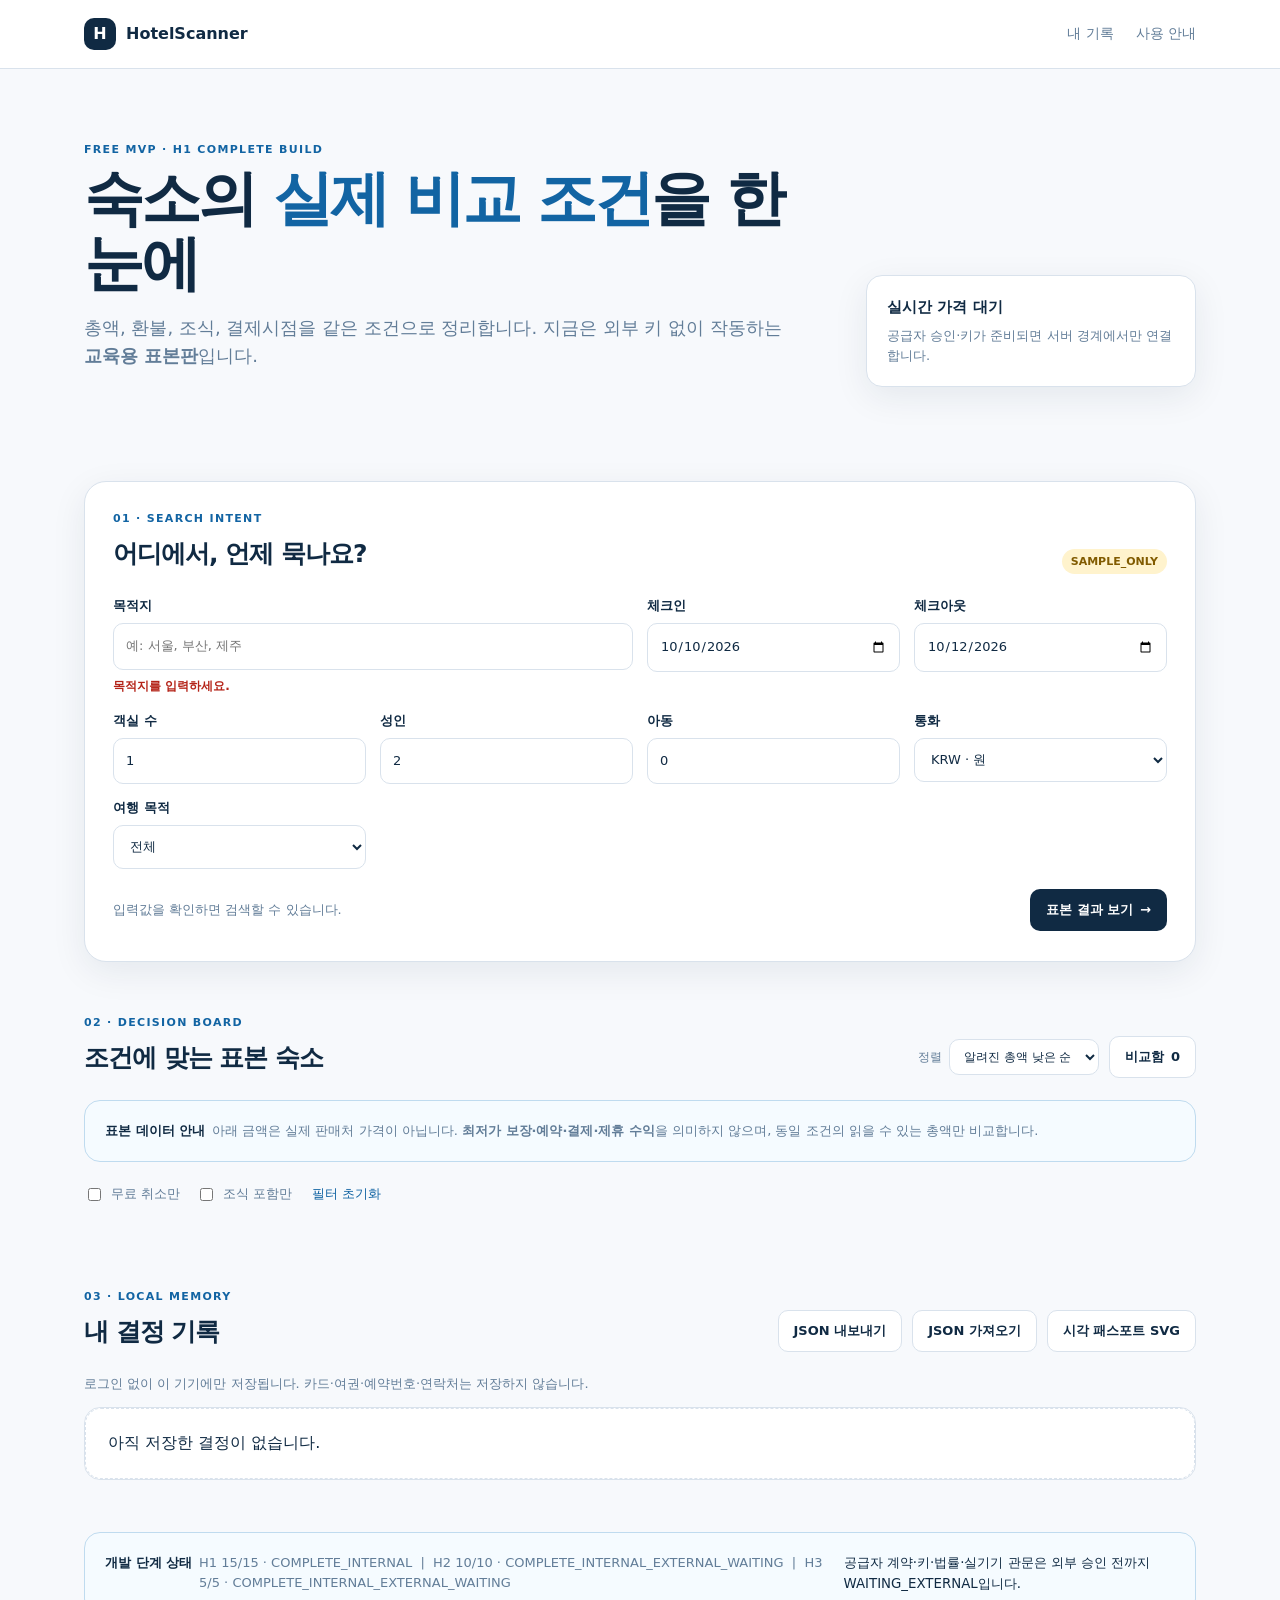
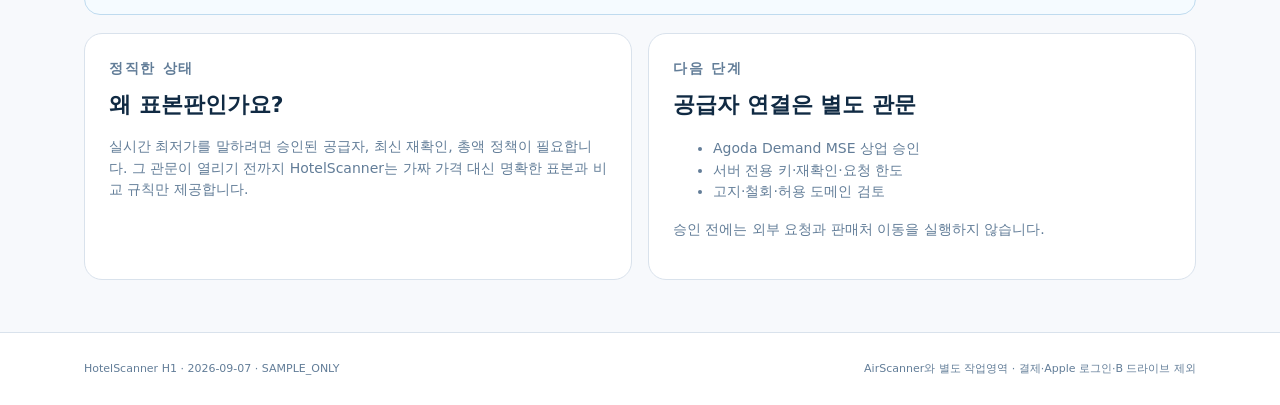
<file: index.html>
<!doctype html>
<html lang="ko">
<head>
  <meta charset="UTF-8"><meta name="viewport" content="width=device-width, initial-scale=1">
  <meta name="theme-color" content="#102a43"><meta name="description" content="HotelScanner — 표본 데이터로 숙소 조건과 총액을 비교하는 무료 의사결정 도구"><link rel="canonical" href="https://hotelscan.scanners.cc/">
  <link rel="manifest" href="./manifest.webmanifest"><link rel="icon" href="./favicon.svg" type="image/svg+xml"><link rel="stylesheet" href="./styles.css">
  <title>HotelScanner | 숙소 비교 표본판</title>
</head>
<body>
  <a class="skip" href="#main">본문으로 건너뛰기</a>
  <header class="topbar"><div class="wrap topbar-inner"><a class="brand" href="./"><span class="logo">H</span><span>HotelScanner</span></a><nav aria-label="주요 메뉴"><a href="#records">내 기록</a><a href="#about">사용 안내</a></nav></div></header>
  <main id="main" class="wrap">
    <section class="hero" aria-labelledby="title"><div><p class="eyebrow">FREE MVP · H1 COMPLETE BUILD</p><h1 id="title">숙소의 <em>실제 비교 조건</em>을 한눈에</h1><p class="lead">총액, 환불, 조식, 결제시점을 같은 조건으로 정리합니다. 지금은 외부 키 없이 작동하는 <strong>교육용 표본판</strong>입니다.</p></div><div class="hero-note" role="status"><strong>실시간 가격 대기</strong><span>공급자 승인·키가 준비되면 서버 경계에서만 연결합니다.</span></div></section>
    <section class="search-panel" aria-labelledby="search-title"><div class="section-heading"><div><p class="eyebrow">01 · SEARCH INTENT</p><h2 id="search-title">어디에서, 언제 묵나요?</h2></div><span class="status-pill sample">SAMPLE_ONLY</span></div>
      <form id="search-form" novalidate><div class="field-grid">
        <label class="field wide">목적지<input id="destination" name="destination" list="destinations" placeholder="예: 서울, 부산, 제주" autocomplete="off" required><datalist id="destinations"><option value="서울"><option value="부산"><option value="제주"><option value="도쿄"><option value="방콕"></datalist><small id="destination-error" class="error" aria-live="polite"></small></label>
        <label class="field">체크인<input id="checkIn" name="checkIn" type="date" value="2026-10-10" required><small id="checkIn-error" class="error" aria-live="polite"></small></label>
        <label class="field">체크아웃<input id="checkOut" name="checkOut" type="date" value="2026-10-12" required><small id="checkOut-error" class="error" aria-live="polite"></small></label>
        <label class="field">객실 수<input id="rooms" name="rooms" type="number" min="1" max="8" value="1" required></label>
        <label class="field">성인<input id="adults" name="adults" type="number" min="1" max="24" value="2" required></label>
        <label class="field">아동<input id="children" name="children" type="number" min="0" max="12" value="0" required></label>
        <label class="field">통화<select id="currency" name="currency"><option value="KRW">KRW · 원</option><option value="USD">USD · 달러</option></select></label>
        <label class="field">여행 목적<select id="purpose" name="purpose"><option value="GENERAL">전체</option><option value="도심">도심·업무</option><option value="휴식">휴식</option><option value="문화">문화·도보</option><option value="쇼핑">쇼핑·식사</option></select></label>
      </div><div class="form-actions"><p id="form-status" class="muted" role="status">표본 검색은 외부 네트워크를 사용하지 않습니다.</p><button class="button primary" type="submit">표본 결과 보기 <span aria-hidden="true">→</span></button></div></form>
    </section>

    <section id="results-section" class="results-section" aria-labelledby="results-title"><div class="section-heading"><div><p class="eyebrow">02 · DECISION BOARD</p><h2 id="results-title">조건에 맞는 표본 숙소</h2></div><div class="heading-actions"><label class="compact">정렬<select id="sort"><option value="total">알려진 총액 낮은 순</option><option value="refund">환불 조건 우선</option><option value="purpose">목적 일치 우선</option></select></label><button id="compare-open" class="button ghost" type="button">비교함 <span id="compare-count">0</span></button></div></div>
      <div class="notice" role="note"><strong>표본 데이터 안내</strong><span>아래 금액은 실제 판매처 가격이 아닙니다. <b>최저가 보장·예약·결제·제휴 수익</b>을 의미하지 않으며, 동일 조건의 읽을 수 있는 총액만 비교합니다.</span></div>
      <div id="filter-bar" class="filter-bar" aria-label="결과 필터"><label><input id="refundable" type="checkbox"> 무료 취소만</label><label><input id="breakfast" type="checkbox"> 조식 포함만</label><button id="clear-filters" class="text-button" type="button">필터 초기화</button></div>
      <div id="results" class="results" aria-live="polite"></div>
    </section>

    <section id="records" class="records-section" aria-labelledby="records-title"><div class="section-heading"><div><p class="eyebrow">03 · LOCAL MEMORY</p><h2 id="records-title">내 결정 기록</h2></div><div class="heading-actions"><button id="export-records" class="button ghost" type="button">JSON 내보내기</button><label class="button ghost file-button">JSON 가져오기<input id="import-records" type="file" accept="application/json" hidden></label></div></div><p class="muted">로그인 없이 이 기기에만 저장됩니다. 카드·여권·예약번호·연락처는 저장하지 않습니다.</p><div id="records-list" class="records-list"></div></section>

    <section id="about" class="about-grid"><article class="info-card"><p class="eyebrow">정직한 상태</p><h2>왜 표본판인가요?</h2><p>실시간 최저가를 말하려면 승인된 공급자, 최신 재확인, 총액 정책이 필요합니다. 그 관문이 열리기 전까지 HotelScanner는 가짜 가격 대신 명확한 표본과 비교 규칙만 제공합니다.</p></article><article class="info-card"><p class="eyebrow">다음 단계</p><h2>공급자 연결은 별도 관문</h2><ul><li>Agoda Demand MSE 상업 승인</li><li>서버 전용 키·재확인·요청 한도</li><li>고지·철회·허용 도메인 검토</li></ul><p class="muted">승인 전에는 외부 요청과 판매처 이동을 실행하지 않습니다.</p></article></section>
  </main>
  <footer class="footer"><div class="wrap footer-inner"><span>HotelScanner H1 · 2026-09-07 · SAMPLE_ONLY</span><span>AirScanner와 별도 작업영역 · 결제·Apple 로그인·B 드라이브 제외</span></div></footer>
  <div id="detail-dialog" class="dialog-backdrop" hidden><section class="dialog" role="dialog" aria-modal="true" aria-labelledby="dialog-title"><button class="dialog-close" id="dialog-close" type="button" aria-label="닫기">×</button><div id="dialog-content"></div></section></div>
  <style>.dialog-backdrop[hidden]{display:none!important}</style>
  <script type="module" src="./main.js?v=h1-3"></script>
</body></html>
</file>
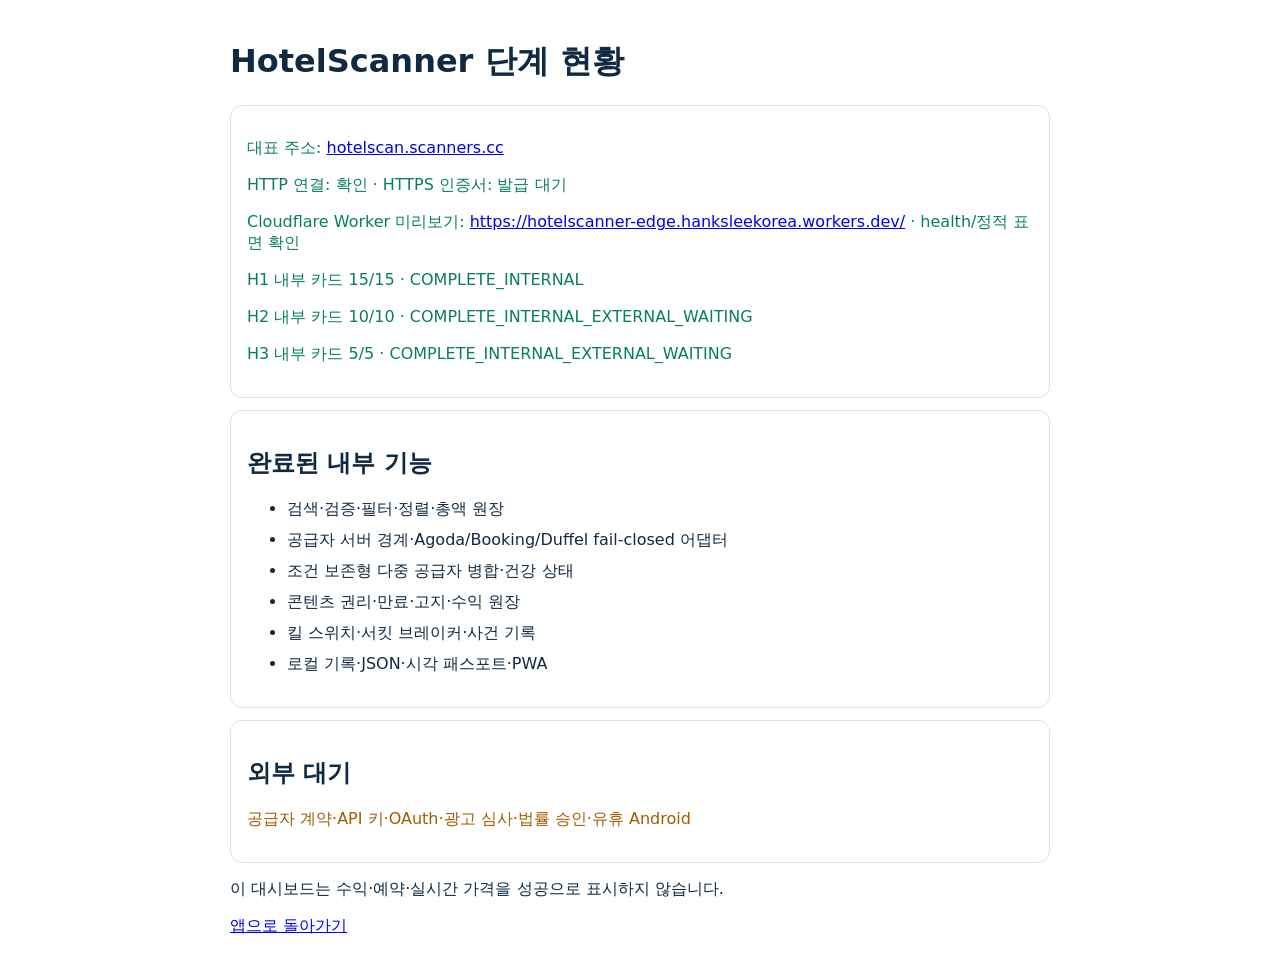
<file: dashboard/index.html>
<!doctype html><meta charset="utf-8"><meta name="viewport" content="width=device-width,initial-scale=1"><title>HotelScanner 개발 현황</title><style>body{font:16px system-ui;max-width:820px;margin:40px auto;padding:0 18px;color:#102a43}li{margin:10px 0}.ok{color:#087f5b}.wait{color:#a15c00}code{background:#f1f5f9;padding:3px 6px;border-radius:5px}.card{border:1px solid #d9e2ec;border-radius:12px;padding:16px;margin:12px 0}</style><h1>HotelScanner 단계 현황</h1><div class="card"><p class="ok">대표 주소: <a href="https://hotelscan.scanners.cc/">hotelscan.scanners.cc</a></p><p class="ok">HTTP 연결: 확인 · HTTPS 인증서: 발급 대기</p><p class="ok">Cloudflare Worker 미리보기: <a href="https://hotelscanner-edge.hanksleekorea.workers.dev/">https://hotelscanner-edge.hanksleekorea.workers.dev/</a> · health/정적 표면 확인</p><p class="ok">H1 내부 카드 15/15 · COMPLETE_INTERNAL</p><p class="ok">H2 내부 카드 10/10 · COMPLETE_INTERNAL_EXTERNAL_WAITING</p><p class="ok">H3 내부 카드 5/5 · COMPLETE_INTERNAL_EXTERNAL_WAITING</p></div><div class="card"><h2>완료된 내부 기능</h2><ul><li>검색·검증·필터·정렬·총액 원장</li><li>공급자 서버 경계·Agoda/Booking/Duffel fail-closed 어댑터</li><li>조건 보존형 다중 공급자 병합·건강 상태</li><li>콘텐츠 권리·만료·고지·수익 원장</li><li>킬 스위치·서킷 브레이커·사건 기록</li><li>로컬 기록·JSON·시각 패스포트·PWA</li></ul></div><div class="card"><h2>외부 대기</h2><p class="wait">공급자 계약·API 키·OAuth·광고 심사·법률 승인·유휴 Android</p></div><p>이 대시보드는 수익·예약·실시간 가격을 성공으로 표시하지 않습니다.</p><p><a href="../">앱으로 돌아가기</a></p>
</file>
<file: styles.css>
:root{--ink:#102a43;--muted:#627d98;--line:#d9e2ec;--paper:#f7f9fc;--card:#fff;--blue:#1264a3;--mint:#d9f7ee;--amber:#fff3cd;--shadow:0 10px 35px rgba(16,42,67,.08)}*{box-sizing:border-box}html{scroll-behavior:smooth}body{margin:0;background:var(--paper);color:var(--ink);font-family:Inter,ui-sans-serif,system-ui,-apple-system,"Noto Sans KR",sans-serif;line-height:1.55}.wrap{max-width:1160px;margin:0 auto;padding:0 24px}.skip{position:absolute;left:-999px;top:8px;background:#fff;padding:8px;z-index:3}.skip:focus{left:8px}.topbar{background:#fff;border-bottom:1px solid var(--line);position:sticky;top:0;z-index:2}.topbar-inner,.footer-inner{height:68px;display:flex;align-items:center;justify-content:space-between}.brand{display:flex;align-items:center;gap:10px;font-weight:800;color:var(--ink);text-decoration:none}.logo{display:grid;place-items:center;background:var(--ink);color:#fff;border-radius:10px;width:32px;height:32px}nav{display:flex;gap:22px}nav a{color:var(--muted);text-decoration:none;font-size:14px}nav a:hover,nav a:focus{color:var(--blue)}.hero{display:grid;grid-template-columns:1.6fr .7fr;gap:28px;padding:72px 0 42px}.eyebrow{font-size:11px;letter-spacing:.12em;font-weight:800;color:var(--blue);margin:0 0 8px}.hero h1{font-size:clamp(34px,5vw,60px);line-height:1.08;letter-spacing:-.05em;margin:0 0 18px}.hero h1 em{font-style:normal;color:var(--blue)}.lead{font-size:18px;color:var(--muted);max-width:700px}.hero-note,.notice{background:#fff;border:1px solid var(--line);border-radius:16px;padding:20px;display:flex;flex-direction:column;gap:7px;align-self:end;box-shadow:var(--shadow)}.hero-note strong{font-size:15px}.hero-note span,.notice span{font-size:13px;color:var(--muted)}section{margin-bottom:52px}.search-panel{background:#fff;border:1px solid var(--line);border-radius:22px;padding:28px;box-shadow:var(--shadow)}.section-heading{display:flex;align-items:flex-end;justify-content:space-between;gap:18px;margin-bottom:22px}.section-heading h2{font-size:25px;letter-spacing:-.04em;margin:0}.status-pill,.tag,.sample-tag{display:inline-flex;align-items:center;border-radius:99px;padding:4px 9px;font-size:11px;font-weight:800}.status-pill.sample,.sample-tag{background:var(--amber);color:#815b00}.field-grid{display:grid;grid-template-columns:repeat(4,1fr);gap:14px}.field{display:flex;flex-direction:column;gap:7px;font-size:13px;font-weight:700}.field.wide{grid-column:span 2}.field input,.field select,.compact select{font:inherit;font-weight:500;color:var(--ink);border:1px solid var(--line);border-radius:10px;padding:12px;background:#fff;min-height:44px}.field input:focus,.field select:focus,.compact select:focus{outline:3px solid #b9e1ff;border-color:var(--blue)}.error{color:#b42318;font-size:12px;min-height:18px}.form-actions{display:flex;align-items:center;justify-content:space-between;gap:18px;margin-top:18px}.muted{color:var(--muted);font-size:13px}.button{appearance:none;border:1px solid transparent;border-radius:10px;min-height:42px;padding:0 15px;font:inherit;font-size:13px;font-weight:800;cursor:pointer;display:inline-flex;align-items:center;justify-content:center;gap:7px}.button.primary{background:var(--ink);color:#fff}.button.primary:hover{background:#1d4f7a}.button.ghost{background:#fff;color:var(--ink);border-color:var(--line)}.button:disabled{cursor:not-allowed;opacity:.55}.button.small{min-height:36px;padding:0 11px;font-size:12px}.selected-button{background:var(--mint);color:#116149;border-color:#a7e7d2}.heading-actions{display:flex;align-items:center;gap:10px}.compact{display:flex;align-items:center;gap:7px;color:var(--muted);font-size:12px}.compact select{padding:8px 10px;min-height:36px}.notice{flex-direction:row;align-items:flex-start;box-shadow:none;background:#f5fbff;border-color:#bfdbef;margin-bottom:18px}.notice strong{font-size:13px;white-space:nowrap}.filter-bar{display:flex;gap:16px;align-items:center;margin:0 0 16px;color:var(--muted);font-size:13px}.filter-bar label{display:flex;align-items:center;gap:7px}.text-button{appearance:none;border:0;background:none;color:var(--blue);font:inherit;font-size:13px;cursor:pointer;padding:4px}.results{display:grid;grid-template-columns:repeat(3,1fr);gap:16px}.hotel-card{background:#fff;border:1px solid var(--line);border-radius:18px;padding:18px;display:flex;flex-direction:column;min-height:330px;box-shadow:0 6px 20px rgba(16,42,67,.04)}.hotel-card.selected{border-color:#2cb67d;box-shadow:0 0 0 2px #b8f0dc}.card-top,.price-row,.card-actions{display:flex;align-items:center;justify-content:space-between;gap:8px}.tag{background:#edf2f7;color:var(--muted)}.hotel-card h3{font-size:20px;line-height:1.2;margin:15px 0 3px;letter-spacing:-.03em}.location{font-size:12px;color:var(--muted);margin:0 0 18px}.price-row{align-items:flex-end;margin-bottom:16px}.price-row small{display:block;font-size:11px;color:var(--muted)}.price-row strong{font-size:25px;line-height:1.2;display:block;letter-spacing:-.04em}.price-meta{display:flex;flex-direction:column;align-items:flex-end;gap:4px;font-size:11px;color:#116149}.warning{color:#a15c00!important}.mini-ledger{display:grid;grid-template-columns:repeat(3,1fr);gap:8px;border-top:1px solid var(--line);border-bottom:1px solid var(--line);padding:12px 0;margin:0}.mini-ledger div{min-width:0}.mini-ledger dt{font-size:10px;color:var(--muted)}.mini-ledger dd{font-size:11px;font-weight:700;margin:2px 0 0;white-space:nowrap;overflow:hidden;text-overflow:ellipsis}.card-explain{font-size:12px;color:var(--blue);margin:12px 0 auto}.card-actions{margin-top:16px}.icon-button{border:0;background:none;font-size:22px;color:#8a9bae;cursor:pointer}.records-section{padding-top:12px}.records-list{background:#fff;border:1px solid var(--line);border-radius:16px;overflow:hidden}.record-row{display:flex;justify-content:space-between;align-items:center;gap:12px;padding:15px 18px;border-bottom:1px solid var(--line)}.record-row:last-child{border-bottom:0}.record-row div{display:flex;flex-direction:column}.record-row span{font-size:12px;color:var(--muted)}.file-button{cursor:pointer}.about-grid{display:grid;grid-template-columns:1fr 1fr;gap:16px}.info-card{background:#fff;border:1px solid var(--line);border-radius:18px;padding:24px}.info-card h2{font-size:22px;margin:0 0 10px}.info-card p,.info-card li{font-size:14px;color:var(--muted)}.footer{border-top:1px solid var(--line);background:#fff}.footer-inner{height:auto;min-height:72px;gap:16px;font-size:11px;color:var(--muted)}.empty{padding:42px 20px;border:1px dashed var(--line);border-radius:16px;background:#fff;text-align:center;grid-column:1/-1}.empty h3{margin:0 0 7px}.empty p{color:var(--muted);font-size:13px}.compact-empty{text-align:left;padding:22px}.dialog-backdrop{position:fixed;inset:0;background:rgba(16,42,67,.52);display:grid;place-items:center;padding:20px;z-index:5}.dialog{position:relative;background:#fff;border-radius:20px;max-width:760px;width:100%;max-height:90vh;overflow:auto;padding:30px;box-shadow:0 25px 70px rgba(0,0,0,.25)}.dialog-close{position:absolute;right:16px;top:12px;border:0;background:none;font-size:28px;color:var(--muted);cursor:pointer}.detail-status{display:flex;gap:12px;align-items:center;margin:14px 0;color:var(--muted);font-size:12px}.ledger{border:1px solid var(--line);border-radius:13px;overflow:hidden}.ledger div{display:flex;justify-content:space-between;padding:12px 15px;border-bottom:1px solid var(--line);font-size:13px}.ledger div:last-child{border-bottom:0}.ledger-total{background:#f5fbff;font-weight:800}.policy-grid{display:grid;grid-template-columns:repeat(3,1fr);gap:10px;margin:16px 0}.policy-grid p{background:#f7f9fc;padding:12px;border-radius:10px;font-size:12px;margin:0;color:var(--muted)}.policy-grid b{color:var(--ink)}.small-notice{font-size:12px;margin-top:12px}.dialog-actions{display:flex;gap:10px;margin-top:18px}.compare-table{border:1px solid var(--line);border-radius:12px;overflow:auto}.compare-head,.compare-row{display:grid;grid-template-columns:130px repeat(4,minmax(120px,1fr));min-width:560px}.compare-head>* ,.compare-row>*{padding:12px;border-bottom:1px solid var(--line);border-right:1px solid var(--line);font-size:12px}.compare-head{background:#f5fbff;font-weight:800}.compare-row:last-child>*{border-bottom:0}@media(max-width:850px){.hero{grid-template-columns:1fr;padding-top:45px}.results{grid-template-columns:repeat(2,1fr)}.field-grid{grid-template-columns:repeat(2,1fr)}.field.wide{grid-column:span 2}.about-grid{grid-template-columns:1fr}}@media(max-width:560px){.wrap{padding:0 16px}.topbar-inner{height:58px}.topbar nav{gap:10px}.hero h1{font-size:38px}.hero-note{padding:15px}.search-panel{padding:18px;border-radius:17px}.section-heading{align-items:flex-start;flex-direction:column}.heading-actions{width:100%;justify-content:space-between}.field-grid{grid-template-columns:1fr}.field.wide{grid-column:auto}.form-actions{align-items:stretch;flex-direction:column}.form-actions .button{width:100%}.results{grid-template-columns:1fr}.filter-bar{flex-wrap:wrap}.hotel-card{min-height:0}.price-row strong{font-size:23px}.footer-inner{padding-top:16px;padding-bottom:16px;flex-direction:column;align-items:flex-start}.dialog{padding:22px 17px}.dialog-actions{flex-direction:column}.dialog-actions .button{width:100%}.notice{flex-direction:column;gap:3px}}
</file>
